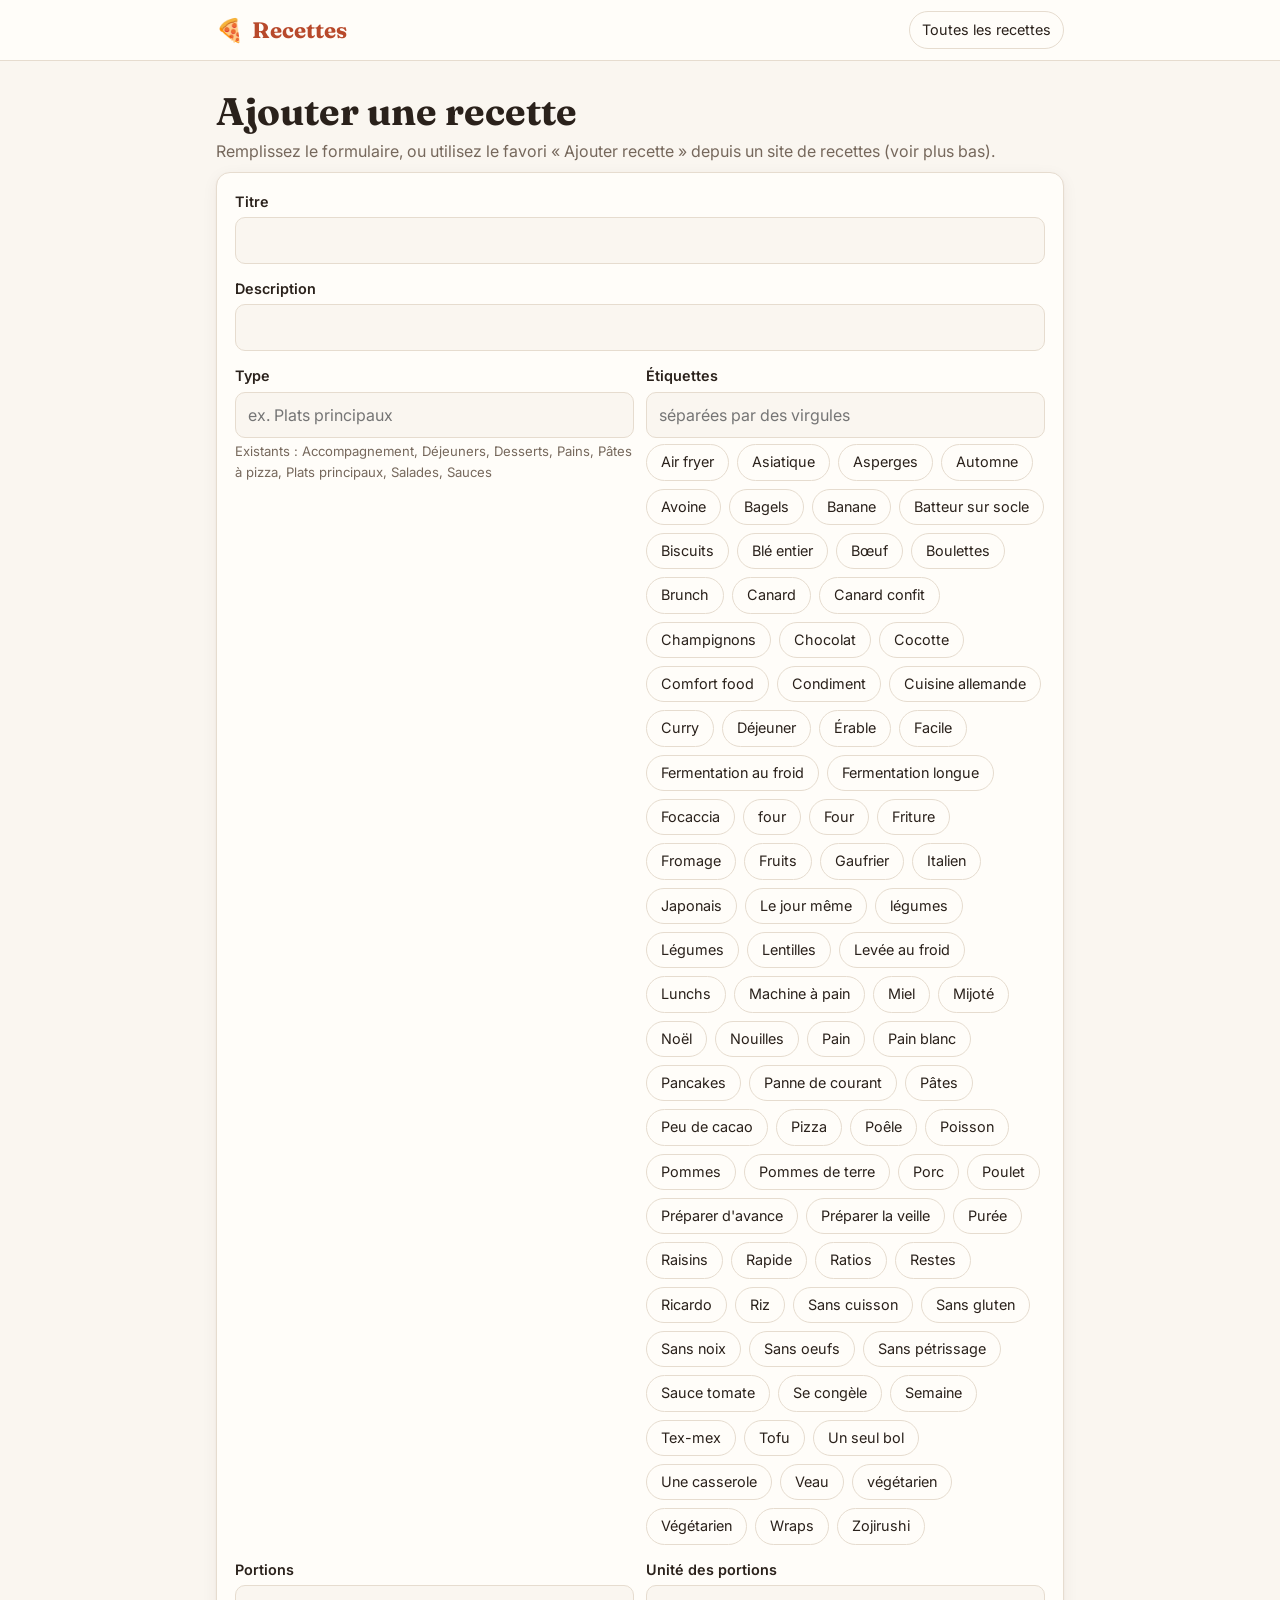
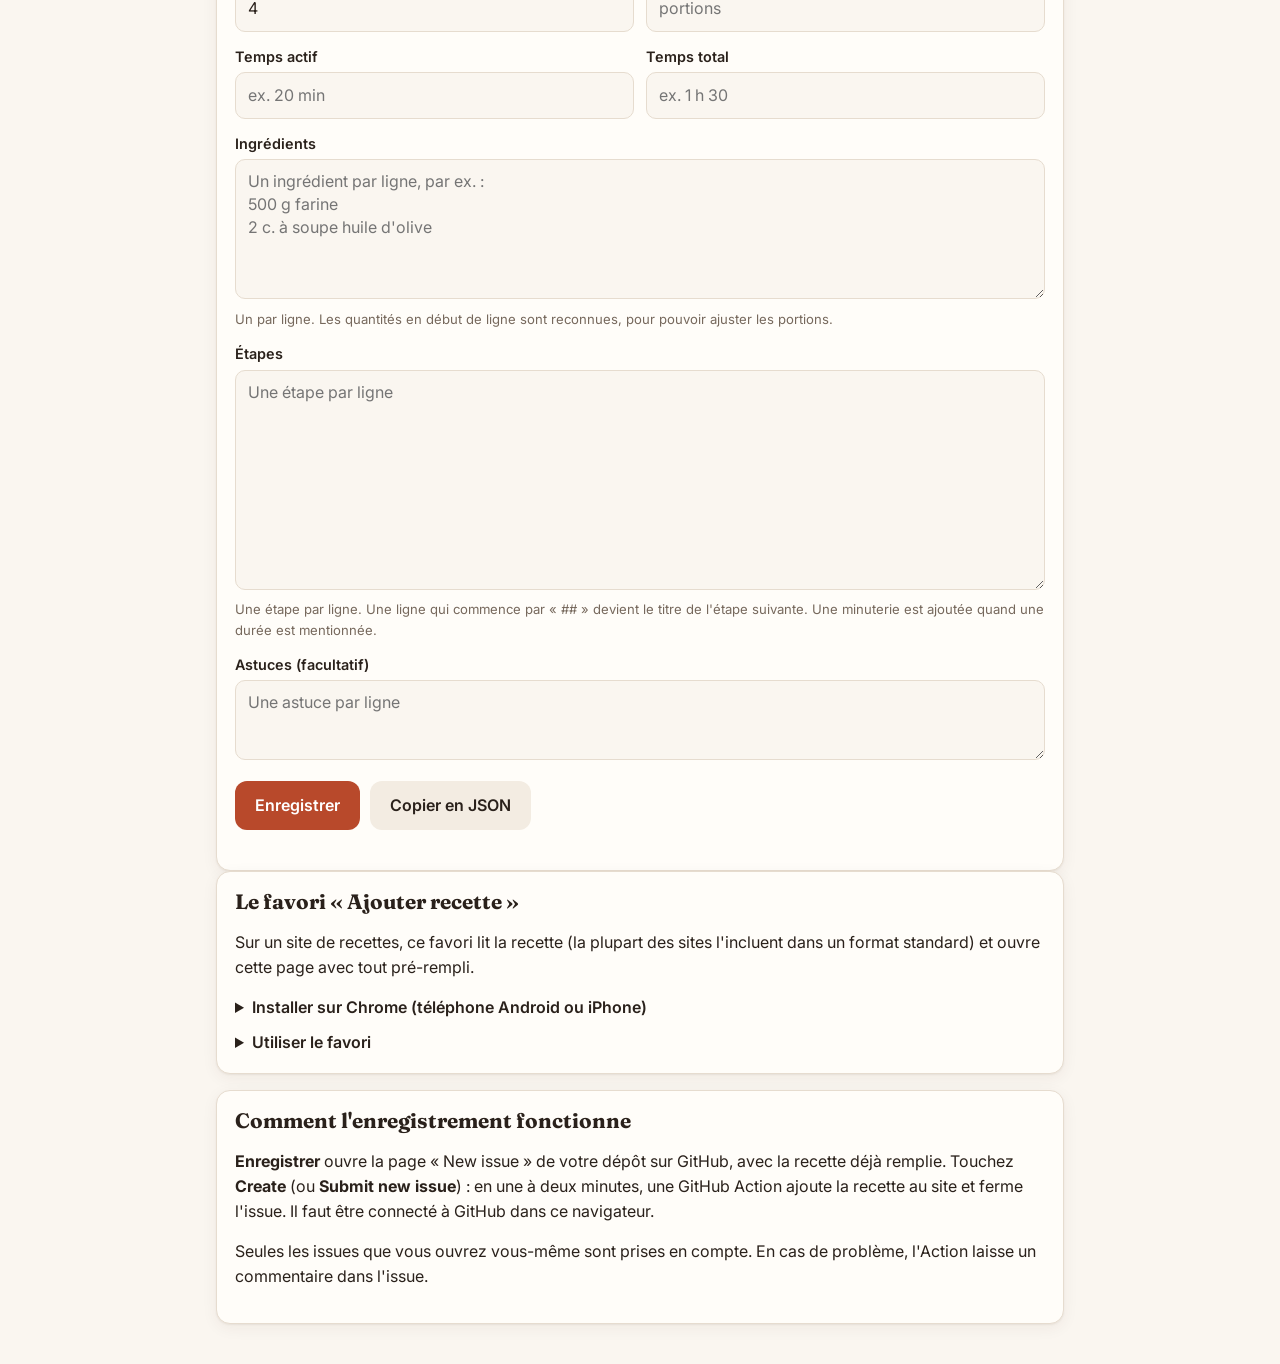
<file: ajouter.html>
<!doctype html>
<html lang="fr-CA">
<head>
<meta charset="utf-8">
<meta name="viewport" content="width=device-width, initial-scale=1">
<title>Ajouter une recette · Recettes</title>
<link rel="icon" href="data:image/svg+xml,<svg xmlns='http://www.w3.org/2000/svg' viewBox='0 0 100 100'><text y='.9em' font-size='90'>🍕</text></svg>">
<link rel="preconnect" href="https://fonts.googleapis.com">
<link rel="preconnect" href="https://fonts.gstatic.com" crossorigin>
<link href="https://fonts.googleapis.com/css2?family=Fraunces:opsz,wght@9..144,500;9..144,700&family=Inter:wght@400;500;600&display=swap" rel="stylesheet">
<link rel="stylesheet" href="style.css">
<style>
.form{display:grid;gap:14px;padding-bottom:40px}
.field label{display:block;font-weight:600;font-size:.9rem;margin-bottom:4px}
.field small{display:block;color:var(--muted);font-size:.82rem;margin-top:3px}
.field input,.field textarea,.field select{width:100%;border:1px solid var(--line);border-radius:10px;background:var(--bg);color:var(--ink);padding:10px 12px;font:inherit}
.field textarea{min-height:140px;resize:vertical;line-height:1.45}
.row{display:grid;grid-template-columns:1fr 1fr;gap:12px}
@media (max-width:520px){.row{grid-template-columns:1fr}}
.btn{border:0;border-radius:12px;background:var(--accent);color:var(--accent-ink);font-weight:600;padding:12px 20px;font-size:1rem}
.btn:disabled{opacity:.6}
.btn.ghost{background:var(--surface-2);color:var(--ink)}
.actions{display:flex;flex-wrap:wrap;gap:10px;align-items:center}
.msg{padding:10px 14px;border-radius:10px;font-size:.92rem}
.msg.err{background:var(--accent-soft);color:var(--accent)}
.msg.ok{background:color-mix(in srgb,var(--ok) 18%,transparent);color:var(--ok)}
.src{font-size:.85rem;color:var(--muted);word-break:break-all}
code.bm{display:block;font:12px/1.4 ui-monospace,monospace;background:var(--surface-2);border-radius:10px;padding:10px;max-height:90px;overflow:auto;word-break:break-all;margin:8px 0}
ol.howto{padding-left:20px;margin:8px 0}
ol.howto li{margin:6px 0}
.preview li{font-size:.9rem}
details summary{cursor:pointer;font-weight:600}
</style>
</head>
<body>
<header class="top">
  <div class="wrap">
    <a class="brand" href="./#/">🍕 <span>Recettes</span></a>
    <div class="spacer"></div>
    <a class="icon-btn" href="./#/" style="text-decoration:none">Toutes les recettes</a>
  </div>
</header>

<main class="wrap">
  <section class="hero">
    <h1>Ajouter une recette</h1>
    <p id="intro">Remplissez le formulaire, ou utilisez le favori « Ajouter recette » depuis un site de recettes (voir plus bas).</p>
  </section>

  <form class="form panel" id="form" autocomplete="off">
    <p class="src" id="srcLine" hidden></p>
    <div class="field">
      <label for="titre">Titre</label>
      <input id="titre" required>
    </div>
    <div class="field">
      <label for="description">Description</label>
      <input id="description">
    </div>
    <div class="row">
      <div class="field">
        <label for="categorie">Type</label>
        <input id="categorie" list="cats" required placeholder="ex. Plats principaux">
        <datalist id="cats"></datalist>
        <small id="catHint"></small>
      </div>
      <div class="field">
        <label for="etiquettes">Étiquettes</label>
        <input id="etiquettes" placeholder="séparées par des virgules">
        <div class="chips" id="tagChips" style="margin-top:6px"></div>
      </div>
    </div>
    <div class="row">
      <div class="field">
        <label for="portions">Portions</label>
        <input id="portions" type="number" min="1" value="4">
      </div>
      <div class="field">
        <label for="unitePortion">Unité des portions</label>
        <input id="unitePortion" placeholder="portions">
      </div>
    </div>
    <div class="row">
      <div class="field">
        <label for="tempsActif">Temps actif</label>
        <input id="tempsActif" placeholder="ex. 20 min">
      </div>
      <div class="field">
        <label for="tempsTotal">Temps total</label>
        <input id="tempsTotal" placeholder="ex. 1 h 30">
      </div>
    </div>
    <div class="field">
      <label for="ingredients">Ingrédients</label>
      <textarea id="ingredients" placeholder="Un ingrédient par ligne, par ex. :&#10;500 g farine&#10;2 c. à soupe huile d'olive"></textarea>
      <small>Un par ligne. Les quantités en début de ligne sont reconnues, pour pouvoir ajuster les portions.</small>
    </div>
    <div class="field">
      <label for="etapes">Étapes</label>
      <textarea id="etapes" style="min-height:220px" placeholder="Une étape par ligne"></textarea>
      <small>Une étape par ligne. Une ligne qui commence par « ## » devient le titre de l'étape suivante. Une minuterie est ajoutée quand une durée est mentionnée.</small>
    </div>
    <div class="field">
      <label for="astuces">Astuces (facultatif)</label>
      <textarea id="astuces" style="min-height:80px" placeholder="Une astuce par ligne"></textarea>
    </div>
    <div id="formMsg" hidden></div>
    <div class="actions">
      <button class="btn" id="save" type="submit">Enregistrer</button>
      <button class="btn ghost" id="dl" type="button">Copier en JSON</button>
    </div>
  </form>

  <section class="panel" style="margin-bottom:16px">
    <h2>Le favori « Ajouter recette »</h2>
    <p>Sur un site de recettes, ce favori lit la recette (la plupart des sites l'incluent dans un format standard) et ouvre cette page avec tout pré-rempli.</p>
    <details>
      <summary>Installer sur Chrome (téléphone Android ou iPhone)</summary>
      <ol class="howto">
        <li>Touchez <b>Copier le code</b> ci-dessous.</li>
        <li>Ajoutez cette page-ci aux favoris (menu ⋮ → ☆).</li>
        <li>Ouvrez le menu ⋮ → <b>Favoris</b>, appuyez longuement sur le nouveau favori → <b>Modifier</b>.</li>
        <li>Nom : <b>Ajouter recette</b>. Dans le champ URL, effacez tout et collez le code. Enregistrez.</li>
      </ol>
      <code class="bm" id="bmCode"></code>
      <button class="btn ghost" id="copyBm" type="button">Copier le code</button>
    </details>
    <details style="margin-top:10px">
      <summary>Utiliser le favori</summary>
      <ol class="howto">
        <li>Sur la page d'une recette, touchez la barre d'adresse.</li>
        <li>Tapez <b>Ajouter recette</b> et choisissez le favori (icône ☆) dans les suggestions. Il faut passer par la barre d'adresse : ouvert depuis la liste des favoris, il ne fonctionne pas.</li>
        <li>Vérifiez la recette ici, choisissez le type, puis <b>Enregistrer</b>.</li>
      </ol>
    </details>
  </section>

  <section class="panel" style="margin-bottom:40px">
    <h2>Comment l'enregistrement fonctionne</h2>
    <p><b>Enregistrer</b> ouvre la page « New issue » de votre dépôt sur GitHub, avec la recette déjà remplie. Touchez <b>Create</b> (ou <b>Submit new issue</b>) : en une à deux minutes, une GitHub Action ajoute la recette au site et ferme l'issue. Il faut être connecté à GitHub dans ce navigateur.</p>
    <p>Seules les issues que vous ouvrez vous-même sont prises en compte. En cas de problème, l'Action laisse un commentaire dans l'issue.</p>
  </section>
</main>
<div class="toast" id="toast"></div>

<script src="recettes.js"></script>
<script src="outils.js"></script>
<script>
(() => {
  const $ = s => document.querySelector(s);
  const R = window.RECETTES || [];
  const O = window.OUTILS;
  const store = O.store;

  /* ---------- Code du favori ---------- */
  const BM = "javascript:!function(){function e(r){if(!r||\"object\"!=typeof r)return null;if(function(e){var r=e&&e[\"@type\"];return\"Recipe\"===r||Array.isArray(r)&&r.indexOf(\"Recipe\")>=0}(r))return r;var t=Array.isArray(r)?r:r[\"@graph\"]||r.mainEntity||null;if(t){Array.isArray(t)||(t=[t]);for(var i=0;i<t.length;i++){var n=e(t[i]);if(n)return n}}return null}function r(e){return e?\"string\"==typeof e?e:Array.isArray(e)?e.map(r).join(\", \"):e.text||e.name||\"\":\"\"}for(var t,i=null,n=document.querySelectorAll('script[type=\"application/ld+json\"]'),o=0;o<n.length&&!i;o++)try{i=e(JSON.parse(n[o].textContent))}catch(e){}if(i){var a=i.image;Array.isArray(a)&&(a=a[0]),a&&a.url&&(a=a.url),t={titre:r(i.name),description:r(i.description),ingredients:[].concat(i.recipeIngredient||i.ingredients||[]).map(r),etapes:function e(r,t){if(t=t||[],!r)return t;if(\"string\"==typeof r)return r.split(/\\n+/).forEach(function(e){e.trim()&&t.push(e.trim())}),t;if(Array.isArray(r))return r.forEach(function(r){e(r,t)}),t;if(r.itemListElement)return r.name&&t.push(\"## \"+r.name),e(r.itemListElement,t);var i=r.text||r.name;return i&&t.push(String(i).trim()),t}(i.recipeInstructions),rendement:i.recipeYield||\"\",tempsActif:i.prepTime||\"\",tempsTotal:i.totalTime||i.cookTime||\"\",categorie:r(i.recipeCategory),etiquettes:r(i.keywords),image:\"string\"==typeof a?a:\"\",source:location.href}}else{if(!confirm(\"Aucune recette structurée trouvée sur cette page. Ouvrir le formulaire avec le titre et le lien seulement?\"))return;t={titre:document.title,source:location.href,ingredients:[],etapes:[]}}location.href=\"https://julienmiron.github.io/Recettes/ajouter.html#r=\"+encodeURIComponent(JSON.stringify(t))}();";
  $("#bmCode").textContent = BM;
  $("#copyBm").onclick = () => O.copy(BM).then(() => O.toast("Code copié"));

  const REPO = "JulienMiron/Recettes";
  const showMsg = (el, ok, txt) => { el.hidden = false; el.className = "msg " + (ok ? "ok" : "err"); el.textContent = txt; };

  /* ---------- Types et étiquettes existants ---------- */
  const cats = [...new Set(R.map(r => r.categorie))].sort((a, b) => a.localeCompare(b, "fr"));
  const tags = [...new Set(R.flatMap(r => r.etiquettes || []))].sort((a, b) => a.localeCompare(b, "fr"));
  $("#cats").innerHTML = cats.map(c => `<option value="${O.esc(c)}">`).join("");
  $("#catHint").textContent = cats.length ? "Existants : " + cats.join(", ") : "";
  const tagIn = $("#etiquettes");
  const curTags = () => tagIn.value.split(",").map(s => s.trim()).filter(Boolean);
  const drawChips = () => {
    const cur = curTags();
    $("#tagChips").innerHTML = tags.map(t => `<button type="button" class="chip" data-tag="${O.esc(t)}" aria-pressed="${cur.includes(t)}">${O.esc(t)}</button>`).join("");
  };
  $("#tagChips").onclick = e => {
    const b = e.target.closest("[data-tag]"); if (!b) return;
    let cur = curTags(); const t = b.dataset.tag;
    cur = cur.includes(t) ? cur.filter(x => x !== t) : [...cur, t];
    tagIn.value = cur.join(", "); drawChips();
  };
  tagIn.oninput = drawChips;
  drawChips();

  /* ---------- Pré-remplissage depuis le favori ---------- */
  let source = "", image = "";
  const m = location.hash.match(/^#r=(.+)$/);
  if (m) {
    try {
      const d = JSON.parse(decodeURIComponent(m[1]));
      source = d.source || ""; image = d.image || "";
      $("#titre").value = O.clean(d.titre);
      $("#description").value = O.clean(d.description);
      $("#ingredients").value = (d.ingredients || []).map(O.clean).filter(Boolean).join("\n");
      $("#etapes").value = (d.etapes || []).map(O.clean).filter(Boolean).join("\n");
      $("#etiquettes").value = (d.etiquettes || "").split(/[,;]/).map(O.clean).filter(Boolean).join(", ");
      drawChips();
      const y = O.parseYield(d.rendement);
      if (y.n) $("#portions").value = y.n;
      if (y.unite) $("#unitePortion").value = y.unite;
      $("#tempsActif").value = O.isoDur(d.tempsActif);
      $("#tempsTotal").value = O.isoDur(d.tempsTotal);
      const c = O.clean(d.categorie);
      const match = cats.find(x => O.norm(x) === O.norm(c));
      $("#categorie").value = match || "";
      if (c && !match) $("#catHint").textContent = `Suggéré par le site : « ${c} ». ` + $("#catHint").textContent;
      $("#intro").textContent = "Vérifiez la recette importée, choisissez le type, puis enregistrez.";
      history.replaceState(null, "", location.pathname);
    } catch (e) { showMsg($("#formMsg"), false, "Impossible de lire la recette importée."); }
  }
  if (source) { $("#srcLine").hidden = false; $("#srcLine").innerHTML = `Source : <a href="${O.esc(source)}" target="_blank" rel="noopener">${O.esc(source)}</a>`; }

  /* ---------- Construction de la recette ---------- */
  function build(existing) {
    const titre = $("#titre").value.trim();
    const ids = new Set(existing.map(r => r.id));
    let id = O.slug(titre) || "recette", k = 2, base = id;
    while (ids.has(id)) id = base + "-" + k++;
    const lines = s => s.split(/\n/).map(x => x.trim()).filter(Boolean);
    const etapes = []; let pendingTitle = "";
    for (const l of lines($("#etapes").value)) {
      if (l.startsWith("##")) { pendingTitle = l.replace(/^#+\s*/, ""); continue; }
      const e = { texte: l.replace(/^\d+[.)]\s+/, "") };
      if (pendingTitle) { e.titre = pendingTitle; pendingTitle = ""; }
      const t = O.findDuration(e.texte); if (t) e.minuterie = t;
      etapes.push(e);
    }
    const r = {
      id, titre,
      description: $("#description").value.trim(),
      categorie: $("#categorie").value.trim(),
      etiquettes: curTags(),
      portions: Math.max(1, parseInt($("#portions").value, 10) || 1),
      unitePortion: $("#unitePortion").value.trim() || "portions",
      tempsActif: $("#tempsActif").value.trim(),
      tempsTotal: $("#tempsTotal").value.trim(),
      ajoutee: new Date().toLocaleDateString("en-CA"),
      ingredients: lines($("#ingredients").value).map(O.parseIngredient),
      etapes,
      astuces: lines($("#astuces").value)
    };
    if (source) r.source = source;
    if (image) r.image = image;
    for (const k of Object.keys(r)) if (r[k] === "" || (Array.isArray(r[k]) && !r[k].length && k === "astuces")) delete r[k];
    return r;
  }

  $("#dl").onclick = () => O.copy(JSON.stringify(build(R), null, 2)).then(() => O.toast("JSON copié"));

  $("#form").onsubmit = async e => {
    e.preventDefault();
    const recette = build(R);
    const json = JSON.stringify(recette, null, 1);
    const intro = "<!-- recette -->\nRecette envoyée depuis la page Ajouter du site. Elle sera ajoutée automatiquement.\n\n";
    const title = "Recette : " + recette.titre;
    let body = intro + "```json\n" + json + "\n```\n";
    let url = `https://github.com/${REPO}/issues/new?title=${encodeURIComponent(title)}&body=${encodeURIComponent(body)}`;
    if (url.length > 7500) {
      // Trop long pour une adresse : on copie la recette et on la fait coller dans l'issue.
      await O.copy("```json\n" + JSON.stringify(recette) + "\n```");
      body = intro + "COLLER LA RECETTE ICI (elle est dans le presse-papiers)\n";
      url = `https://github.com/${REPO}/issues/new?title=${encodeURIComponent(title)}&body=${encodeURIComponent(body)}`;
      alert("Cette recette est longue : elle a été copiée. Sur GitHub, remplacez la ligne « COLLER LA RECETTE ICI » en collant, puis créez l'issue.");
    }
    location.href = url;
  };
})();
</script>
</body>
</html>
</file>
<file: style.css>
:root{
  --bg:#faf6f0; --surface:#fffdf9; --surface-2:#f3ece2; --ink:#2a211b; --muted:#76685c;
  --line:#e6dccf; --accent:#b8492b; --accent-ink:#fff; --accent-soft:#f6e1d8; --ok:#4f7a3a;
  --radius:14px; --shadow:0 1px 2px rgba(60,40,20,.06),0 4px 16px rgba(60,40,20,.06);
  color-scheme:light;
}
@media (prefers-color-scheme:dark){
  :root:not([data-theme="light"]){
    --bg:#1b1714; --surface:#24201c; --surface-2:#2e2924; --ink:#f1e9df; --muted:#ac9f92;
    --line:#3a332d; --accent:#e47a5a; --accent-ink:#1b1714; --accent-soft:#3c2a23; --ok:#8dbb73;
    --shadow:none; color-scheme:dark;
  }
}
:root[data-theme="dark"]{
  --bg:#1b1714; --surface:#24201c; --surface-2:#2e2924; --ink:#f1e9df; --muted:#ac9f92;
  --line:#3a332d; --accent:#e47a5a; --accent-ink:#1b1714; --accent-soft:#3c2a23; --ok:#8dbb73;
  --shadow:none; color-scheme:dark;
}
*{box-sizing:border-box}
html{-webkit-text-size-adjust:100%}
body{margin:0;background:var(--bg);color:var(--ink);font:16px/1.55 Inter,system-ui,sans-serif}
h1,h2,h3{font-family:Fraunces,Georgia,serif;font-weight:700;line-height:1.15;margin:0}
a{color:inherit}
button{font:inherit;color:inherit;cursor:pointer}
.wrap{max-width:880px;margin:0 auto;padding:0 16px}
header.top{border-bottom:1px solid var(--line);background:var(--surface)}
header.top .wrap{display:flex;align-items:center;gap:12px;height:60px}
.brand{font-family:Fraunces,serif;font-size:1.4rem;font-weight:700;text-decoration:none;display:flex;gap:8px;align-items:center}
.brand span{color:var(--accent)}
.spacer{flex:1}
.icon-btn{border:1px solid var(--line);background:var(--surface);border-radius:999px;height:38px;min-width:38px;padding:0 12px;display:inline-flex;align-items:center;gap:6px;font-size:.9rem}
.icon-btn:hover{background:var(--surface-2)}
.icon-btn[aria-pressed="true"]{background:var(--accent);border-color:var(--accent);color:var(--accent-ink)}

/* Liste */
.hero{padding:28px 0 8px}
.hero h1{font-size:clamp(1.8rem,5vw,2.4rem)}
.hero p{color:var(--muted);margin:6px 0 0}
.tools{display:flex;flex-wrap:wrap;gap:10px;margin:20px 0 12px}
.search{flex:1 1 240px;position:relative}
.search input{width:100%;height:44px;border:1px solid var(--line);border-radius:12px;background:var(--surface);color:var(--ink);padding:0 14px 0 40px;font:inherit}
.search svg{position:absolute;left:13px;top:13px;color:var(--muted)}
select{height:44px;border:1px solid var(--line);border-radius:12px;background:var(--surface);color:var(--ink);padding:0 12px;font:inherit}
.filter-label{font-size:.78rem;text-transform:uppercase;letter-spacing:.06em;color:var(--muted);margin:14px 0 6px;font-weight:600}
.chips{display:flex;flex-wrap:wrap;gap:8px}
.chip{border:1px solid var(--line);background:var(--surface);border-radius:999px;padding:6px 14px;font-size:.9rem}
.chip:hover{background:var(--surface-2)}
.chip[aria-pressed="true"]{background:var(--ink);color:var(--bg);border-color:var(--ink)}
.count{color:var(--muted);font-size:.9rem;margin:18px 0 10px}
.filtres{display:flex;flex-wrap:wrap;gap:10px;margin-top:12px}
.filtres select{flex:1 1 200px}
.dd{position:relative;flex:1 1 200px}
.dd summary{list-style:none;height:44px;display:flex;align-items:center;justify-content:space-between;gap:8px;border:1px solid var(--line);border-radius:12px;background:var(--surface);padding:0 12px;cursor:pointer;white-space:nowrap;overflow:hidden}
.dd summary::-webkit-details-marker{display:none}
.dd summary::after{content:"▾";color:var(--muted)}
.dd[open] summary{border-color:var(--accent)}
.dd-list{position:absolute;top:50px;left:0;right:0;z-index:5;max-height:320px;overflow:auto;background:var(--surface);border:1px solid var(--line);border-radius:12px;box-shadow:var(--shadow);padding:6px 0 0}
.dd-list label{display:flex;align-items:center;gap:10px;padding:7px 14px;cursor:pointer}
.dd-list label:hover{background:var(--surface-2)}
.dd-list input{width:18px;height:18px;accent-color:var(--accent)}
.dd-pied{position:sticky;bottom:0;display:flex;justify-content:flex-end;padding:8px 10px;background:var(--surface);border-top:1px solid var(--line)}
.dd-clear{border:0;background:var(--surface-2);border-radius:999px;padding:4px 12px;font-size:.85rem}
.grid{display:grid;grid-template-columns:repeat(auto-fill,minmax(180px,1fr));gap:10px;padding-bottom:40px}
.card{display:flex;flex-direction:column;justify-content:center;gap:6px;min-height:72px;text-decoration:none;background:var(--surface);border:1px solid var(--line);border-radius:var(--radius);padding:12px 54px 12px 14px;box-shadow:var(--shadow);transition:transform .12s,border-color .12s}
.card:hover{transform:translateY(-2px);border-color:var(--accent)}
.card .cat{font-size:.78rem;font-weight:600;color:var(--accent);text-transform:uppercase;letter-spacing:.06em}
.card h2{font-size:1.05rem;line-height:1.25}
.card p{margin:0;color:var(--muted);font-size:.93rem}
.meta{display:flex;flex-wrap:wrap;gap:6px 14px;font-size:.85rem;color:var(--muted);margin-top:auto;padding-top:6px}
.tags{display:flex;flex-wrap:wrap;gap:6px}
.tag{font-size:.75rem;background:var(--surface-2);border-radius:6px;padding:2px 8px;color:var(--muted)}
.progress-pill{font-size:.75rem;background:var(--accent-soft);color:var(--accent);border-radius:6px;padding:2px 8px;font-weight:600}
.empty{text-align:center;color:var(--muted);padding:40px 0}

/* Recette */
.back{display:inline-flex;align-items:center;gap:6px;margin:20px 0 0;text-decoration:none;color:var(--muted);font-size:.95rem}
.back:hover{color:var(--ink)}
.r-head{padding:12px 0 6px}
.r-head .cat{font-size:.8rem;font-weight:600;color:var(--accent);text-transform:uppercase;letter-spacing:.06em}
.r-head h1{font-size:clamp(1.9rem,6vw,2.7rem);margin:6px 0 8px}
.r-head p{color:var(--muted);margin:0 0 12px;max-width:62ch}
.facts{display:flex;flex-wrap:wrap;gap:10px;margin:14px 0}
.fact{background:var(--surface);border:1px solid var(--line);border-radius:12px;padding:8px 14px}
.fact small{display:block;font-size:.72rem;text-transform:uppercase;letter-spacing:.06em;color:var(--muted)}
.fact b{font-weight:600}
.r-actions{display:flex;flex-wrap:wrap;gap:8px;margin:6px 0 20px}
.servings{display:inline-flex;align-items:center;border:1px solid var(--line);border-radius:999px;background:var(--surface);height:38px}
.servings button{border:0;background:none;width:38px;height:36px;font-size:1.2rem;border-radius:999px}
.servings button:hover{background:var(--surface-2)}
.servings span{min-width:120px;text-align:center;font-size:.9rem}
.layout{display:grid;grid-template-columns:1fr;gap:18px;padding-bottom:48px}
@media (min-width:820px){.layout{grid-template-columns:300px 1fr;align-items:start}.ing-col{align-self:stretch}.layout .ing{position:sticky;top:16px;max-height:calc(100vh - 32px);overflow-y:auto}}
.panel{background:var(--surface);border:1px solid var(--line);border-radius:var(--radius);padding:18px;box-shadow:var(--shadow)}
.panel-head{display:flex;align-items:baseline;justify-content:space-between;gap:10px;margin-bottom:10px}
.panel h2{font-size:1.3rem}
.panel-head small{color:var(--muted);font-size:.85rem}
ul.checks{list-style:none;margin:0;padding:0}
.checks li+li{border-top:1px solid var(--line)}
.check{display:flex;gap:12px;align-items:flex-start;padding:10px 0;cursor:pointer}
.check input{appearance:none;flex:0 0 24px;width:24px;height:24px;margin:1px 0 0;border:2px solid var(--line);border-radius:7px;background:var(--bg);display:grid;place-items:center;cursor:pointer;transition:.12s}
.check input:checked{background:var(--ok);border-color:var(--ok)}
.check input:checked::after{content:"";width:6px;height:11px;border:solid #fff;border-width:0 2.5px 2.5px 0;transform:rotate(45deg) translate(-1px,-1px)}
.check input:focus-visible{outline:2px solid var(--accent);outline-offset:2px}
.check .qty{font-weight:600;white-space:nowrap}
.check .eq,.check .note{display:block;color:var(--muted);font-size:.85rem}
.done .txt{opacity:.5}
.done .txt .name,.done .txt .qty{text-decoration:line-through}
ol.steps{list-style:none;margin:0;padding:0;counter-reset:s}
.step{display:flex;gap:14px;padding:14px 0;border-top:1px solid var(--line)}
.step:first-child{border-top:0;padding-top:4px}
.step .num{flex:0 0 34px;height:34px;border-radius:50%;background:var(--accent-soft);color:var(--accent);display:grid;place-items:center;font-weight:700;font-family:Fraunces,serif}
.step.current .num{background:var(--accent);color:var(--accent-ink)}
.step.done .num{background:var(--ok);color:#fff}
.step-body{flex:1;min-width:0}
.step-top{display:flex;gap:10px;align-items:flex-start}
.step-top .check{padding:0;flex:1}
.step h3{font-family:Inter,sans-serif;font-size:1.02rem;font-weight:600}
.step p{margin:4px 0 0}
.step.done .step-body h3,.step.done .step-body p{opacity:.5}
.timer{margin-top:10px;display:inline-flex;align-items:center;gap:8px;border:1px solid var(--line);border-radius:999px;padding:4px 6px 4px 12px;font-variant-numeric:tabular-nums;font-size:.9rem;background:var(--bg)}
.timer button{border:0;border-radius:999px;background:var(--surface-2);padding:4px 12px;font-size:.85rem}
.timer.running{border-color:var(--accent);color:var(--accent)}
.timer.finished{background:var(--accent);color:var(--accent-ink);border-color:var(--accent);animation:pulse 1s infinite}
.timer.finished button{background:rgba(255,255,255,.25);color:inherit}
@keyframes pulse{50%{opacity:.7}}
.tips{margin:18px 0 0;padding:0 0 0 20px}
.tips li{margin:6px 0}
.full{grid-column:1/-1}
.bar{height:6px;background:var(--surface-2);border-radius:999px;overflow:hidden;margin:4px 0 0}
.bar i{display:block;height:100%;background:var(--ok);transition:width .2s}
.toast{position:fixed;left:50%;bottom:20px;transform:translateX(-50%);background:var(--ink);color:var(--bg);padding:10px 18px;border-radius:999px;font-size:.9rem;opacity:0;transition:.2s;pointer-events:none}
.toast.show{opacity:1}
footer{color:var(--muted);font-size:.85rem;text-align:center;padding:24px 0 36px}
@media print{header.top,.r-actions,.back,.timer,.tools,footer{display:none}.panel{box-shadow:none}}
.card .thumb{width:calc(100% + 36px);margin:-18px -18px 4px;height:150px;object-fit:cover;border-radius:var(--radius) var(--radius) 0 0;display:block}
.source{font-size:.9rem;color:var(--muted);margin:8px 0 0}
.source a{color:var(--accent)}
.step p.solo{margin:0}
/* Menu de la semaine */
.card{position:relative}
.card .menu-btn{top:50%;margin-top:-19px}
.menu-btn{position:absolute;top:10px;right:10px;z-index:1;width:38px;height:38px;border-radius:50%;border:1px solid var(--line);background:var(--surface);color:var(--muted);font-size:1.2rem;line-height:1;display:grid;place-items:center;box-shadow:var(--shadow)}
.menu-btn:hover{color:var(--accent);border-color:var(--accent)}
.menu-btn[aria-pressed="true"]{background:var(--accent);border-color:var(--accent);color:var(--accent-ink)}
.card:has(.menu-btn) .cat{padding-right:40px}
.menu-sem{margin:20px 0 6px;padding:16px;border:1px solid var(--accent);border-radius:var(--radius);background:var(--accent-soft)}
.menu-sem .grid{padding-bottom:0}
.menu-head{display:flex;flex-wrap:wrap;align-items:baseline;justify-content:space-between;gap:6px 12px;margin-bottom:12px}
.menu-head h2{font-size:1.3rem;color:var(--accent)}
.menu-head a{font-size:.9rem;color:var(--accent)}
.menu-vide{color:var(--muted);margin:0;font-size:.93rem}
.all-title{font-size:1.3rem;margin:24px 0 0}
.hist{margin:0 0 14px}
.hist h2{font-size:1.15rem;margin-bottom:8px}
.hist-list{list-style:none;margin:0;padding:0}
.hist-list li{display:flex;align-items:center;gap:12px;padding:8px 0;border-top:1px solid var(--line)}
.hist-list li:first-child{border-top:0}
.hist-list .menu-btn{position:static;flex:0 0 34px;width:34px;height:34px;font-size:1rem;box-shadow:none}
.hist-list a{text-decoration:none;font-weight:500;flex:1}
.hist-list a:hover{color:var(--accent)}
.cat-mini{font-size:.75rem;color:var(--muted);text-transform:uppercase;letter-spacing:.05em}
.compose .chips{margin-bottom:4px}.compose .filter-label:first-of-type{margin-top:0}.compose .note{color:var(--muted);font-size:.85rem;margin:4px 0 0}
</file>
